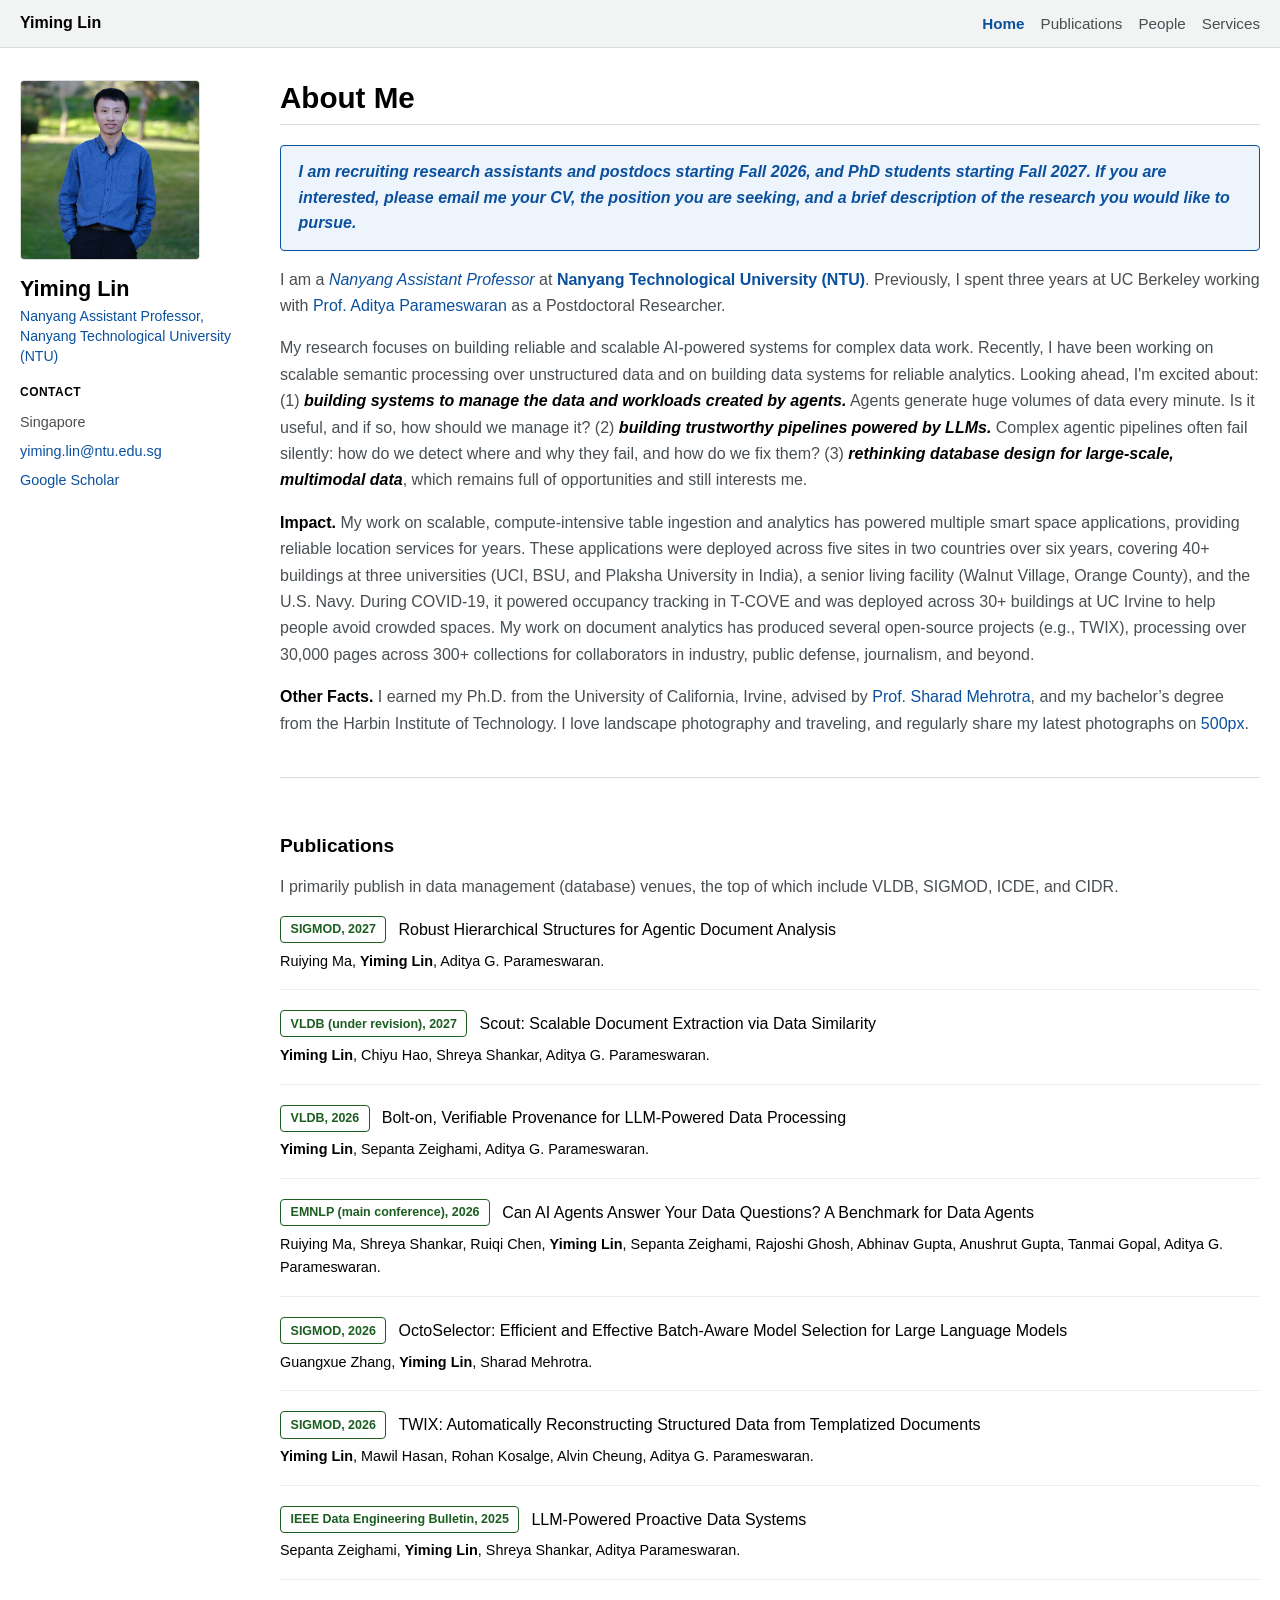
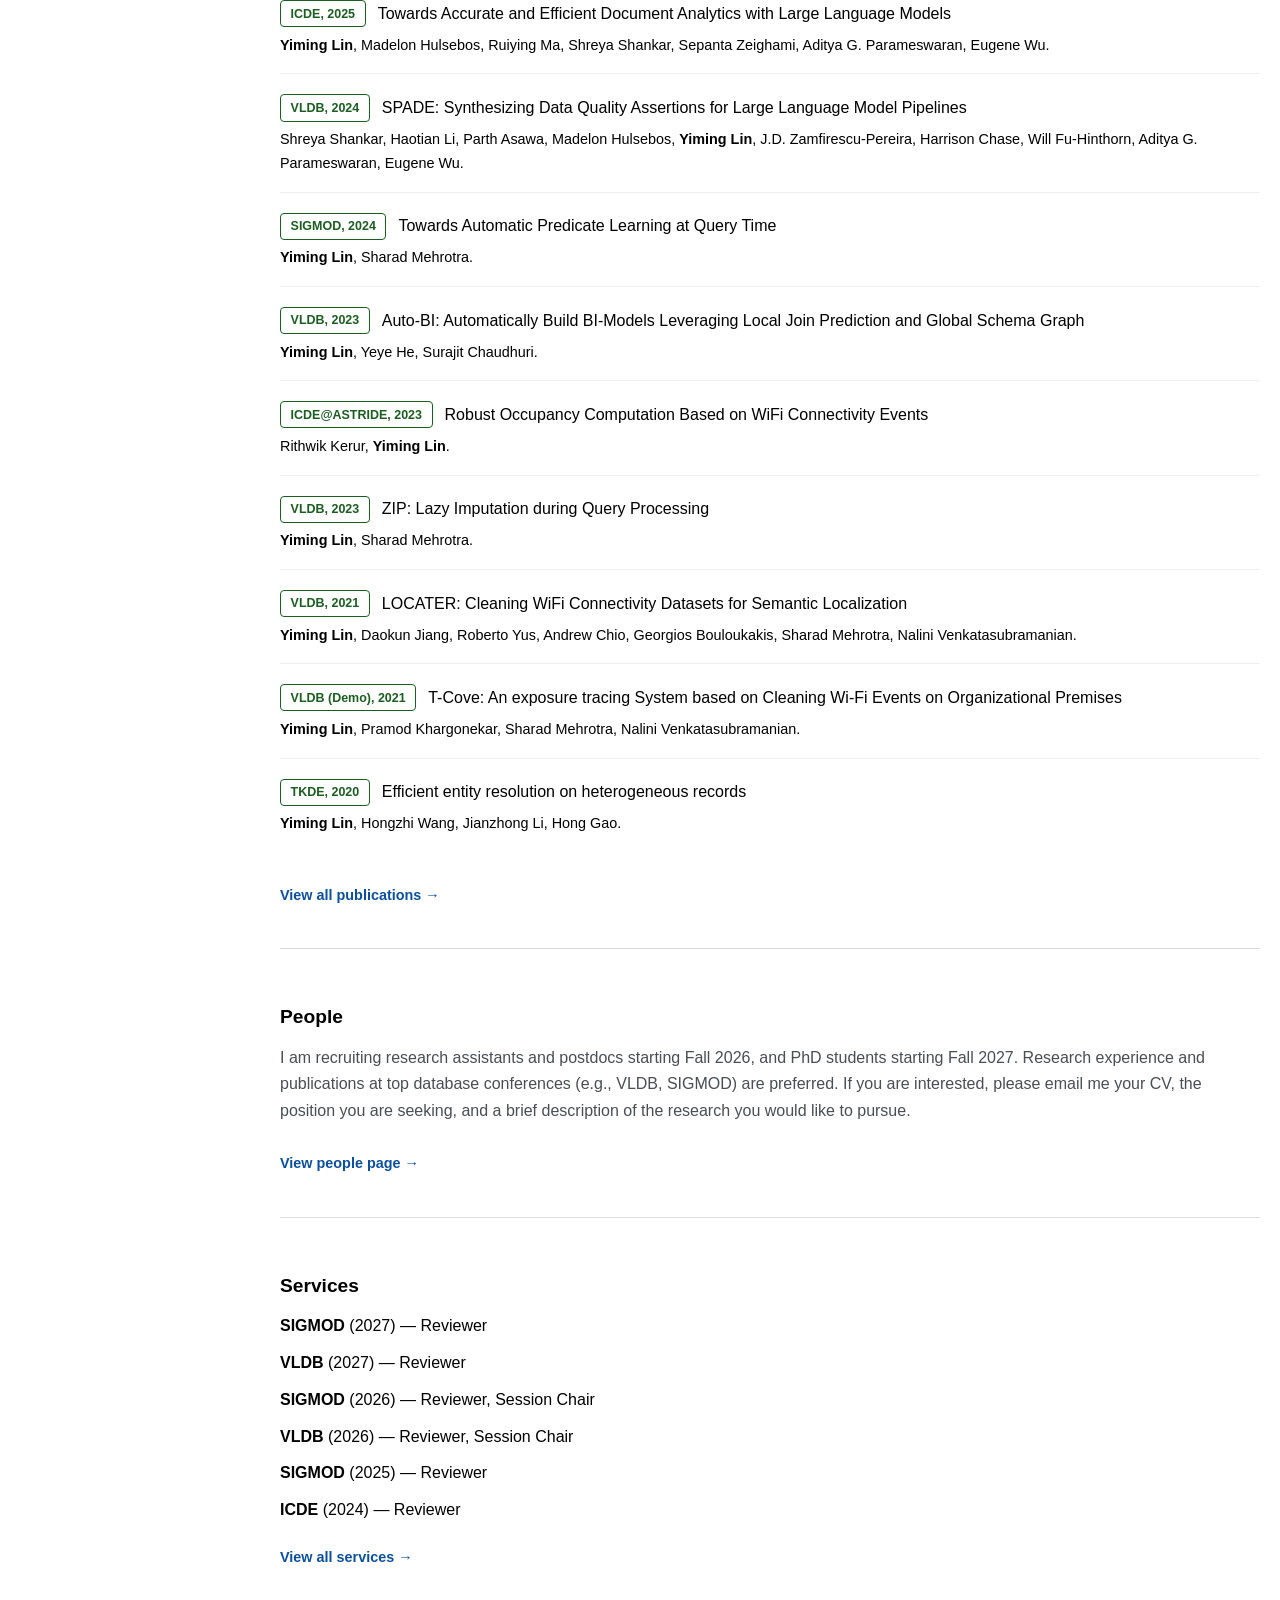
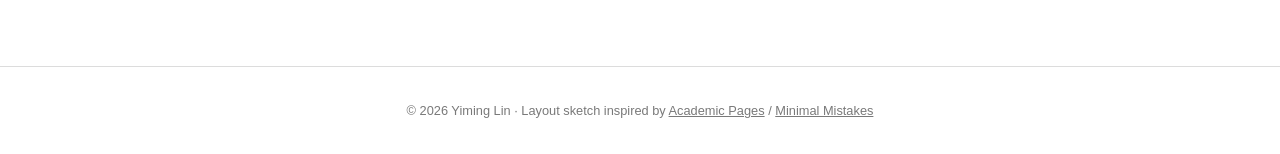
<file: index.html>
<!DOCTYPE html>
<html lang="en">
<head>
  <meta charset="utf-8">
  <meta name="viewport" content="width=device-width, initial-scale=1">
  <title>Yiming Lin</title>
  <link rel="stylesheet" href="css/main.css?v=20">
  <script async src="https://www.googletagmanager.com/gtag/js?id=G-BQ97MB77VT"></script>
  <script>
    window.dataLayer = window.dataLayer || [];
    function gtag(){dataLayer.push(arguments);}
    gtag('js', new Date());
    gtag('config', 'G-BQ97MB77VT');
  </script>
</head>
<body>
  <header class="masthead">
    <div class="masthead__inner">
      <h1 class="masthead__title"><a href="index.html">Yiming Lin</a></h1>
      <nav aria-label="Primary">
        <ul class="site-nav">
          <li><a href="index.html" class="is-active">Home</a></li>
          <li><a href="publications.html">Publications</a></li>
          <li><a href="people.html">People</a></li>
          <li><a href="services.html">Services</a></li>
        </ul>
      </nav>
    </div>
  </header>

  <div class="page">
    <aside class="sidebar" aria-label="Profile">
      <img id="me-photo" class="sidebar__photo" src="data/yiming.png" alt="" width="180" height="180" loading="lazy" decoding="async">
      <h2 id="me-name" class="sidebar__name">Yiming Lin</h2>
      <p id="me-role" class="sidebar__role"></p>
      <p id="me-role-incoming" class="sidebar__role-incoming"></p>

      <h3 class="sidebar__section-title">Contact</h3>
      <ul id="me-contact"></ul>
    </aside>

    <main class="main">
      <h1 class="doc-title">About Me</h1>
      <div id="about-main" aria-live="polite">
        <p class="placeholder-note">Loading…</p>
      </div>

      <!-- Publications Preview -->
      <div id="preview-publications" class="preview-section" aria-label="Publications preview">
        <h2 class="preview-section__title"><a href="publications.html">Publications</a></h2>
        <p>I primarily publish in data management (database) venues, the top of which include VLDB, SIGMOD, ICDE, and CIDR.</p>
        <ul class="pub-list" id="preview-pub-list"></ul>
        <a class="preview-section__viewall" href="publications.html">View all publications →</a>
      </div>

      <!-- People Preview -->
      <div id="preview-people" class="preview-section" aria-label="People preview">
        <h2 class="preview-section__title"><a href="people.html">People</a></h2>
        <div id="preview-people-content"></div>
        <a class="preview-section__viewall" href="people.html">View people page →</a>
      </div>

      <!-- Services Preview -->
      <div id="preview-services" class="preview-section" aria-label="Services preview">
        <h2 class="preview-section__title"><a href="services.html">Services</a></h2>
        <ul class="service-pc-list" id="preview-service-list"></ul>
        <a class="preview-section__viewall" href="services.html">View all services →</a>
      </div>
    </main>
  </div>

  <footer class="site-footer">
    <p>
      © <span id="year"></span> <span id="footer-name">Yiming Lin</span> ·
      Layout sketch inspired by <a href="https://academicpages.github.io/">Academic Pages</a> /
      <a href="https://mmistakes.github.io/minimal-mistakes/">Minimal Mistakes</a>
    </p>
  </footer>
  <script>
    document.getElementById('year').textContent = new Date().getFullYear();
  </script>
  <script src="js/me.js?v=6"></script>
</body>
</html>
</file>
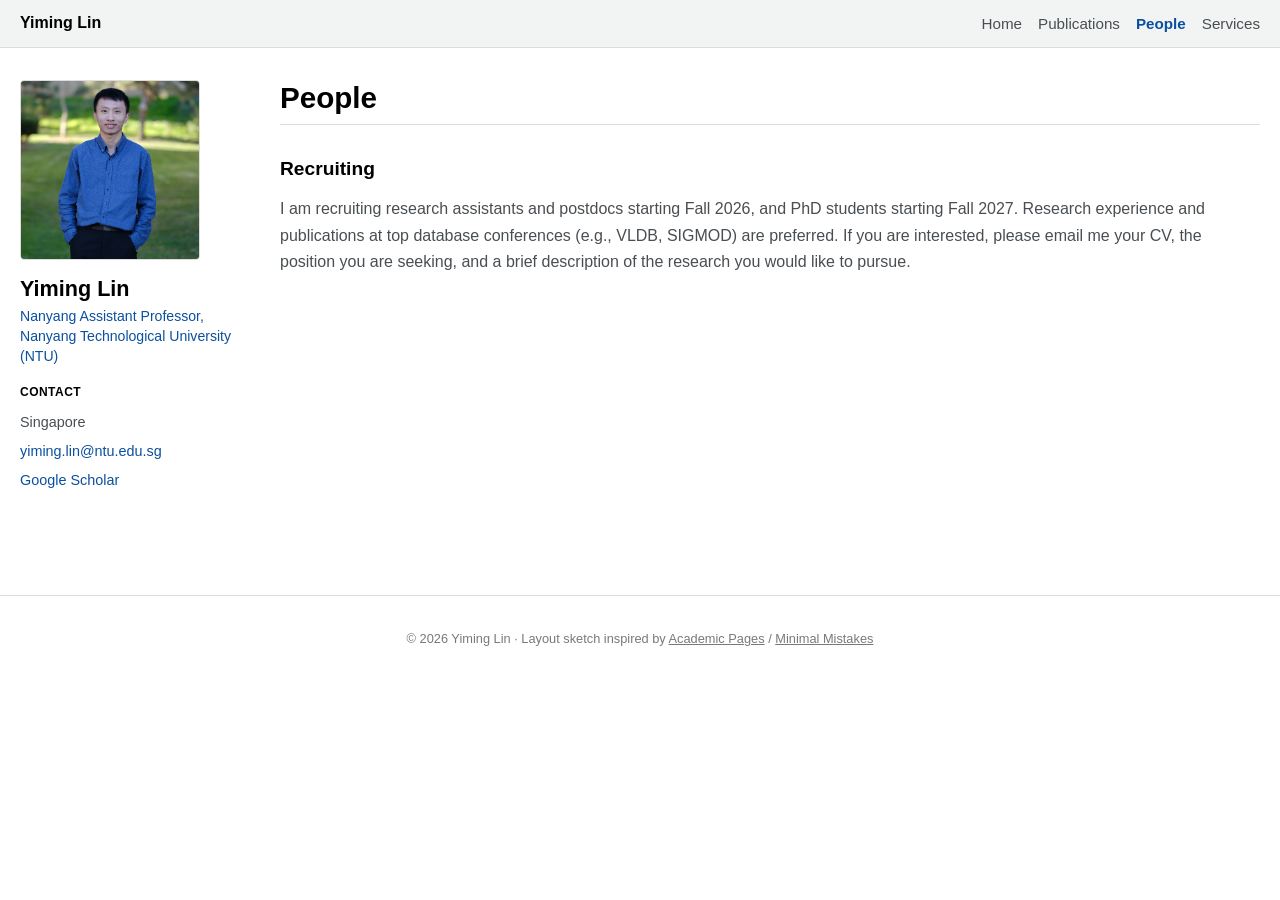
<file: people.html>
<!DOCTYPE html>
<html lang="en">
<head>
  <meta charset="utf-8">
  <meta name="viewport" content="width=device-width, initial-scale=1">
  <title>People · Yiming Lin</title>
  <link rel="stylesheet" href="css/main.css?v=20">
  <script async src="https://www.googletagmanager.com/gtag/js?id=G-BQ97MB77VT"></script>
  <script>
    window.dataLayer = window.dataLayer || [];
    function gtag(){dataLayer.push(arguments);}
    gtag('js', new Date());
    gtag('config', 'G-BQ97MB77VT');
  </script>
</head>
<body>
  <header class="masthead">
    <div class="masthead__inner">
      <h1 class="masthead__title"><a href="index.html">Yiming Lin</a></h1>
      <nav aria-label="Primary">
        <ul class="site-nav">
          <li><a href="index.html">Home</a></li>
          <li><a href="publications.html">Publications</a></li>
          <li><a href="people.html" class="is-active">People</a></li>
          <li><a href="services.html">Services</a></li>
        </ul>
      </nav>
    </div>
  </header>

  <div class="page">
    <aside class="sidebar" aria-label="Profile">
      <img id="me-photo" class="sidebar__photo" src="data/yiming.png" alt="" width="180" height="180" loading="lazy" decoding="async">
      <h2 id="me-name" class="sidebar__name">Yiming Lin</h2>
      <p id="me-role" class="sidebar__role"></p>
      <p id="me-role-incoming" class="sidebar__role-incoming"></p>
      <h3 class="sidebar__section-title">Contact</h3>
      <ul id="me-contact"></ul>
    </aside>

    <main class="main">
      <h1 class="doc-title">People</h1>

      <h2>Recruiting</h2>
      <p>I am recruiting research assistants and postdocs starting Fall 2026, and PhD students starting Fall 2027. Research experience and publications at top database conferences (e.g., VLDB, SIGMOD) are preferred. If you are interested, please email me your CV, the position you are seeking, and a brief description of the research you would like to pursue.</p>
    </main>
  </div>

  <footer class="site-footer">
    <p>
      © <span id="year"></span> <span id="footer-name">Yiming Lin</span> ·
      Layout sketch inspired by <a href="https://academicpages.github.io/">Academic Pages</a> /
      <a href="https://mmistakes.github.io/minimal-mistakes/">Minimal Mistakes</a>
    </p>
  </footer>
  <script>document.getElementById('year').textContent = new Date().getFullYear();</script>
  <script src="js/me.js?v=6"></script>
</body>
</html>
</file>
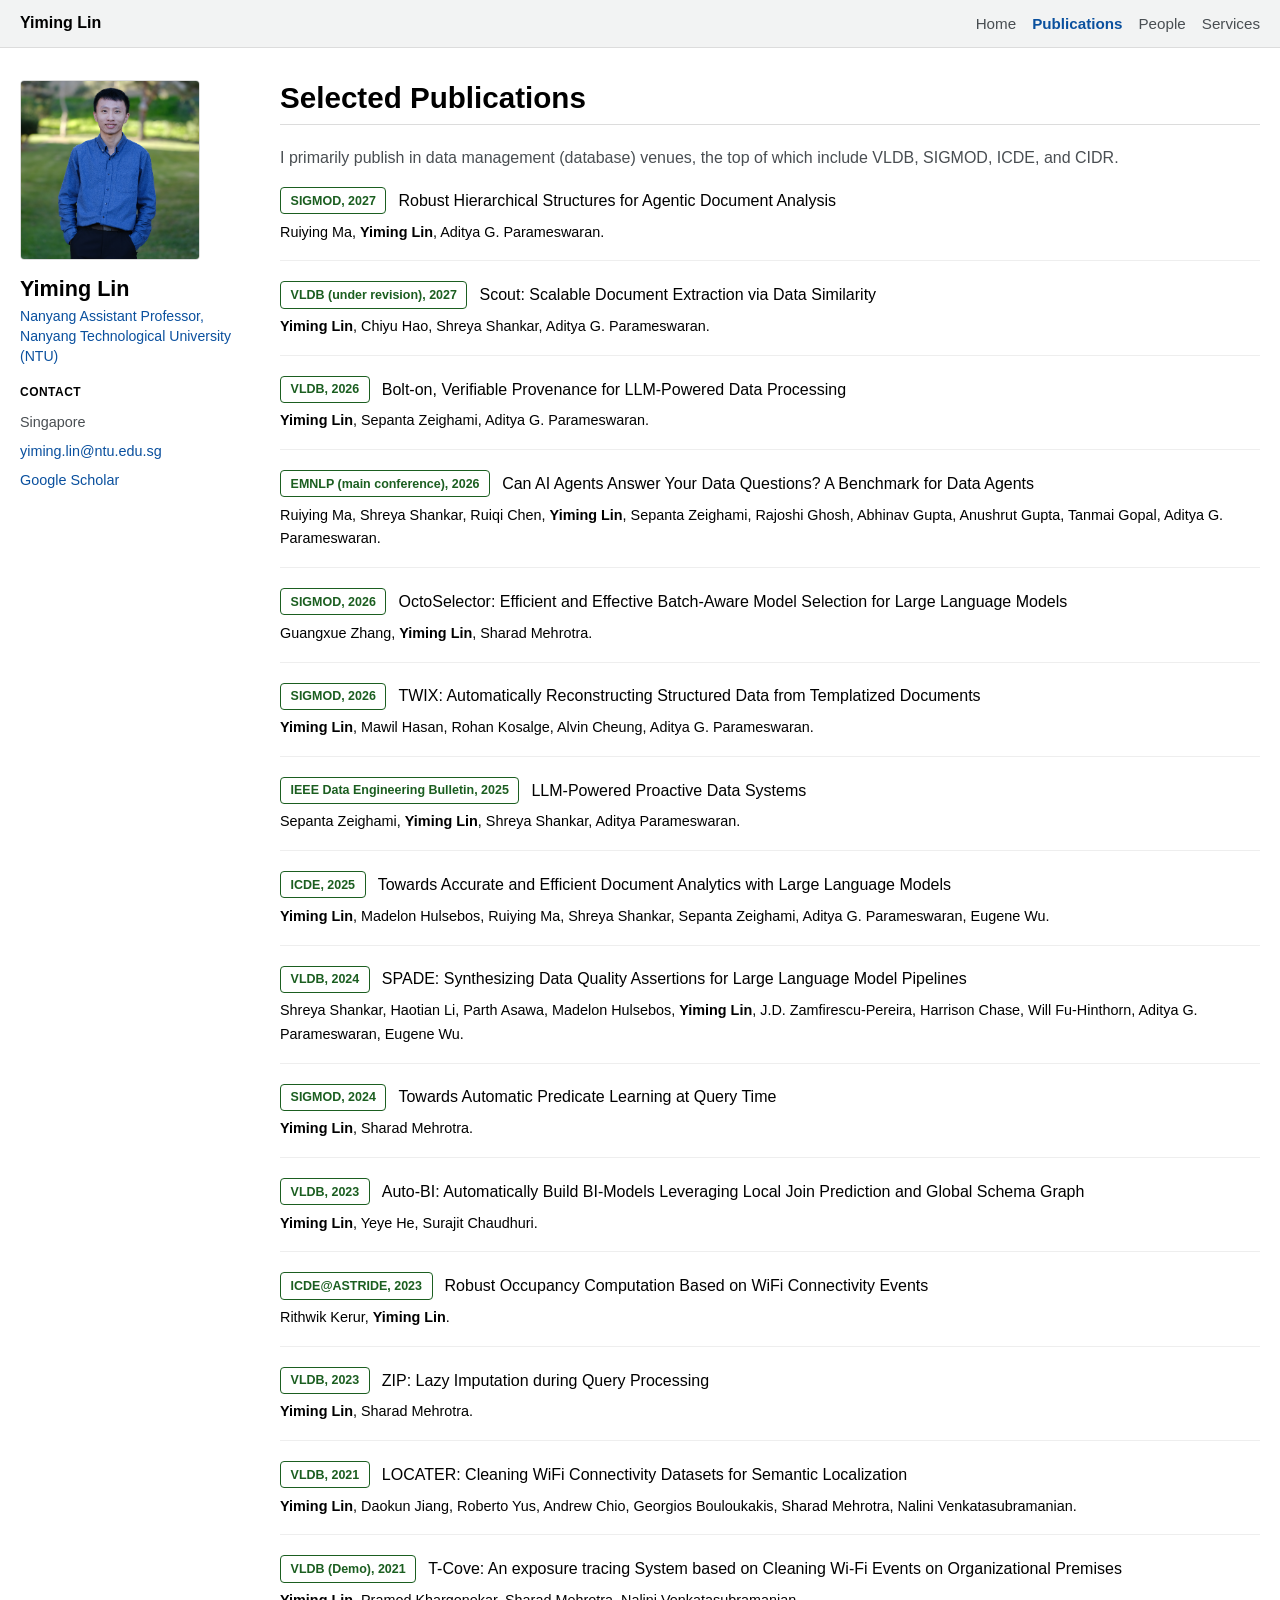
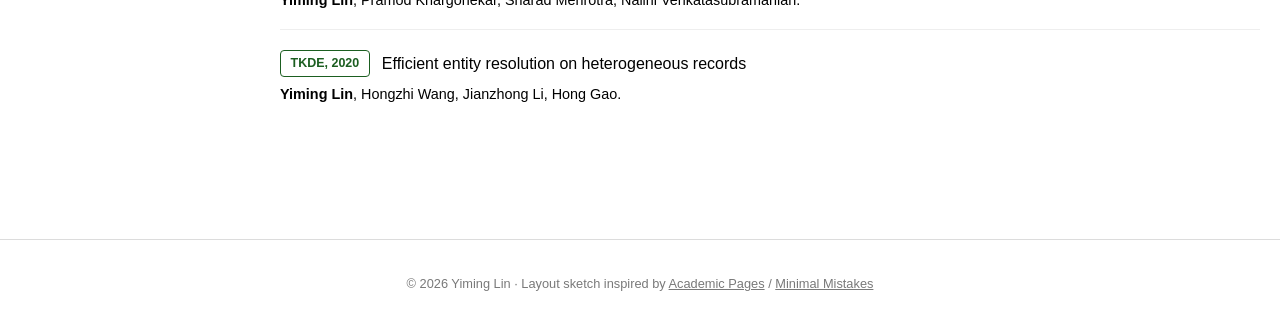
<file: publications.html>
<!DOCTYPE html>
<html lang="en">
<head>
  <meta charset="utf-8">
  <meta name="viewport" content="width=device-width, initial-scale=1">
  <title>Selected Publications · Yiming Lin</title>
  <link rel="stylesheet" href="css/main.css?v=20">
  <script async src="https://www.googletagmanager.com/gtag/js?id=G-BQ97MB77VT"></script>
  <script>
    window.dataLayer = window.dataLayer || [];
    function gtag(){dataLayer.push(arguments);}
    gtag('js', new Date());
    gtag('config', 'G-BQ97MB77VT');
  </script>
</head>
<body>
  <header class="masthead">
    <div class="masthead__inner">
      <h1 class="masthead__title"><a href="index.html">Yiming Lin</a></h1>
      <nav aria-label="Primary">
        <ul class="site-nav">
          <li><a href="index.html">Home</a></li>
          <li><a href="publications.html" class="is-active">Publications</a></li>
          <li><a href="people.html">People</a></li>
          <li><a href="services.html">Services</a></li>
        </ul>
      </nav>
    </div>
  </header>

  <div class="page">
    <aside class="sidebar" aria-label="Profile">
      <img id="me-photo" class="sidebar__photo" src="data/yiming.png" alt="" width="180" height="180" loading="lazy" decoding="async">
      <h2 id="me-name" class="sidebar__name">Yiming Lin</h2>
      <p id="me-role" class="sidebar__role"></p>
      <p id="me-role-incoming" class="sidebar__role-incoming"></p>
      <h3 class="sidebar__section-title">Contact</h3>
      <ul id="me-contact"></ul>
    </aside>

    <main class="main">
      <h1 class="doc-title">Selected Publications</h1>
      <p>I primarily publish in data management (database) venues, the top of which include VLDB, SIGMOD, ICDE, and CIDR.</p>

      <ul class="pub-list" id="pub-list" aria-live="polite">
        <li><p class="placeholder-note">Loading publications…</p></li>
      </ul>
    </main>
  </div>

  <footer class="site-footer">
    <p>
      © <span id="year"></span> <span id="footer-name">Yiming Lin</span> ·
      Layout sketch inspired by <a href="https://academicpages.github.io/">Academic Pages</a> /
      <a href="https://mmistakes.github.io/minimal-mistakes/">Minimal Mistakes</a>
    </p>
  </footer>
  <script>document.getElementById('year').textContent = new Date().getFullYear();</script>
  <script src="js/me.js?v=6"></script>
  <script src="js/publications.js?v=5"></script>
</body>
</html>
</file>
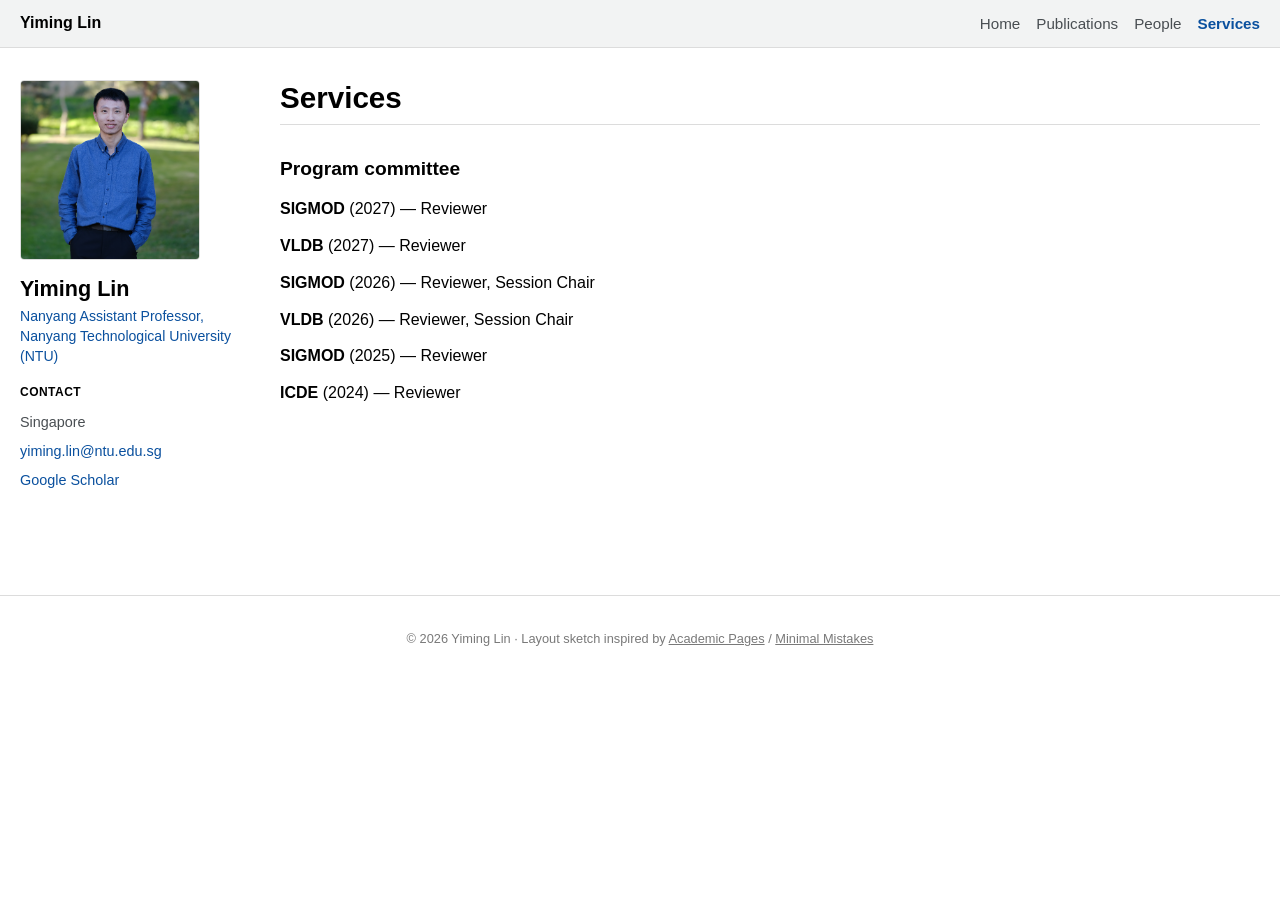
<file: services.html>
<!DOCTYPE html>
<html lang="en">
<head>
  <meta charset="utf-8">
  <meta name="viewport" content="width=device-width, initial-scale=1">
  <title>Services · Yiming Lin</title>
  <link rel="stylesheet" href="css/main.css?v=20">
  <script async src="https://www.googletagmanager.com/gtag/js?id=G-BQ97MB77VT"></script>
  <script>
    window.dataLayer = window.dataLayer || [];
    function gtag(){dataLayer.push(arguments);}
    gtag('js', new Date());
    gtag('config', 'G-BQ97MB77VT');
  </script>
</head>
<body>
  <header class="masthead">
    <div class="masthead__inner">
      <h1 class="masthead__title"><a href="index.html">Yiming Lin</a></h1>
      <nav aria-label="Primary">
        <ul class="site-nav">
          <li><a href="index.html">Home</a></li>
          <li><a href="publications.html">Publications</a></li>
          <li><a href="people.html">People</a></li>
          <li><a href="services.html" class="is-active">Services</a></li>
        </ul>
      </nav>
    </div>
  </header>

  <div class="page">
    <aside class="sidebar" aria-label="Profile">
      <img id="me-photo" class="sidebar__photo" src="data/yiming.png" alt="" width="180" height="180" loading="lazy" decoding="async">
      <h2 id="me-name" class="sidebar__name">Yiming Lin</h2>
      <p id="me-role" class="sidebar__role"></p>
      <p id="me-role-incoming" class="sidebar__role-incoming"></p>
      <h3 class="sidebar__section-title">Contact</h3>
      <ul id="me-contact"></ul>
    </aside>

    <main class="main">
      <h1 class="doc-title">Services</h1>

      <h2>Program committee</h2>
      <ul id="service-pc-list" class="service-pc-list" aria-live="polite">
        <li><p class="placeholder-note">Loading…</p></li>
      </ul>
    </main>
  </div>

  <footer class="site-footer">
    <p>
      © <span id="year"></span> <span id="footer-name">Yiming Lin</span> ·
      Layout sketch inspired by <a href="https://academicpages.github.io/">Academic Pages</a> /
      <a href="https://mmistakes.github.io/minimal-mistakes/">Minimal Mistakes</a>
    </p>
  </footer>
  <script>document.getElementById('year').textContent = new Date().getFullYear();</script>
  <script src="js/me.js?v=6"></script>
  <script src="js/services.js?v=1"></script>
</body>
</html>
</file>
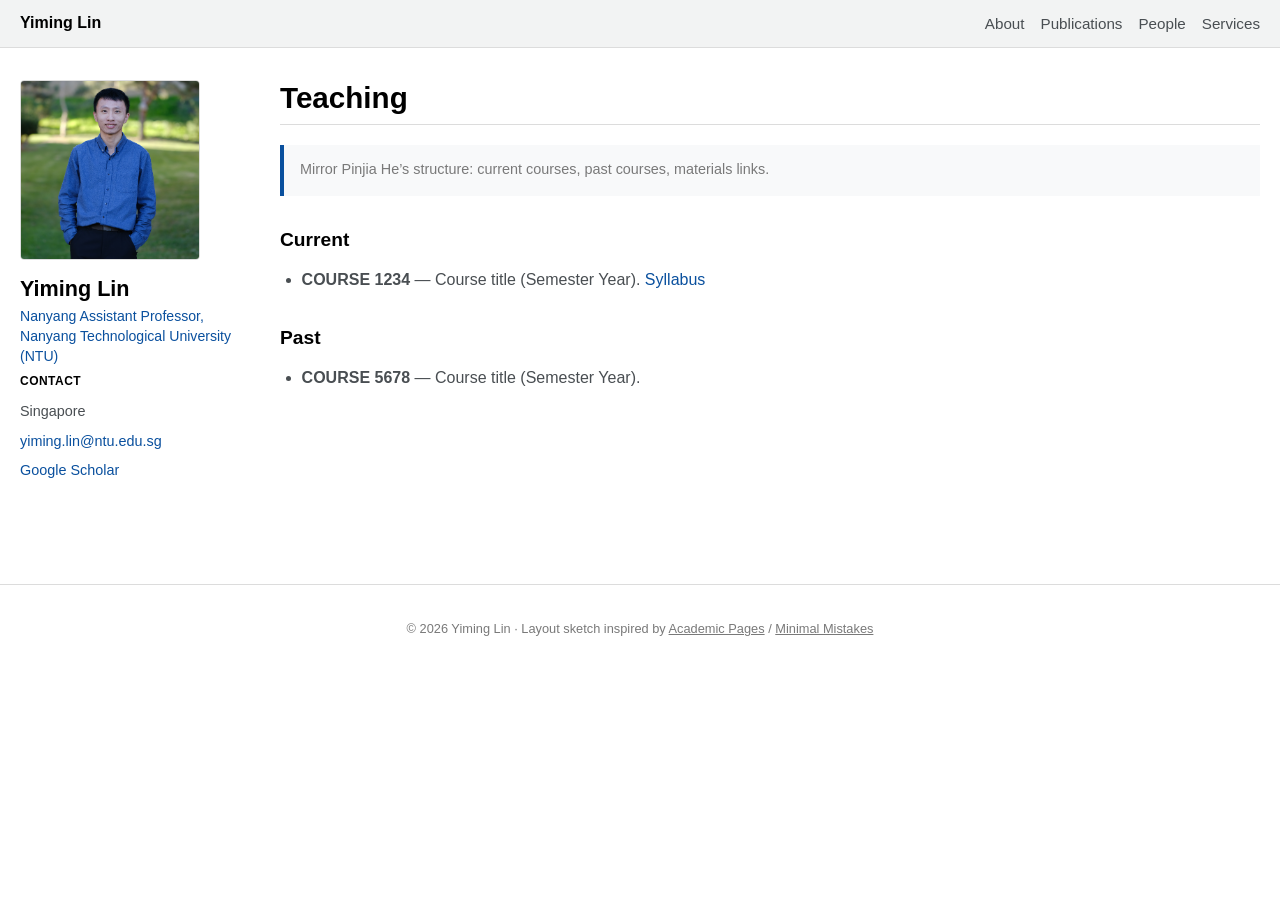
<file: teaching.html>
<!DOCTYPE html>
<html lang="en">
<head>
  <meta charset="utf-8">
  <meta name="viewport" content="width=device-width, initial-scale=1">
  <title>Teaching · Yiming Lin</title>
  <link rel="stylesheet" href="css/main.css?v=20">
  <script async src="https://www.googletagmanager.com/gtag/js?id=G-BQ97MB77VT"></script>
  <script>
    window.dataLayer = window.dataLayer || [];
    function gtag(){dataLayer.push(arguments);}
    gtag('js', new Date());
    gtag('config', 'G-BQ97MB77VT');
  </script>
</head>
<body>
  <header class="masthead">
    <div class="masthead__inner">
      <h1 class="masthead__title"><a href="index.html">Yiming Lin</a></h1>
      <nav aria-label="Primary">
        <ul class="site-nav">
          <li><a href="index.html">About</a></li>
          <li><a href="publications.html">Publications</a></li>
          <li><a href="people.html">People</a></li>
          <li><a href="services.html">Services</a></li>
        </ul>
      </nav>
    </div>
  </header>

  <div class="page">
    <aside class="sidebar" aria-label="Profile">
      <img id="me-photo" class="sidebar__photo" src="data/yiming.png" alt="" width="180" height="180" loading="lazy" decoding="async">
      <h2 id="me-name" class="sidebar__name">Yiming Lin</h2>
      <p id="me-role" class="sidebar__role"></p>
      <h3 class="sidebar__section-title">Contact</h3>
      <ul id="me-contact"></ul>
    </aside>

    <main class="main">
      <h1 class="doc-title">Teaching</h1>
      <p class="placeholder-note">Mirror Pinjia He’s structure: current courses, past courses, materials links.</p>

      <h2>Current</h2>
      <ul>
        <li><strong>COURSE 1234</strong> — Course title (Semester Year). <a href="#">Syllabus</a></li>
      </ul>

      <h2>Past</h2>
      <ul>
        <li><strong>COURSE 5678</strong> — Course title (Semester Year).</li>
      </ul>
    </main>
  </div>

  <footer class="site-footer">
    <p>
      © <span id="year"></span> <span id="footer-name">Yiming Lin</span> ·
      Layout sketch inspired by <a href="https://academicpages.github.io/">Academic Pages</a> /
      <a href="https://mmistakes.github.io/minimal-mistakes/">Minimal Mistakes</a>
    </p>
  </footer>
  <script>document.getElementById('year').textContent = new Date().getFullYear();</script>
  <script src="js/me.js?v=6"></script>
</body>
</html>
</file>
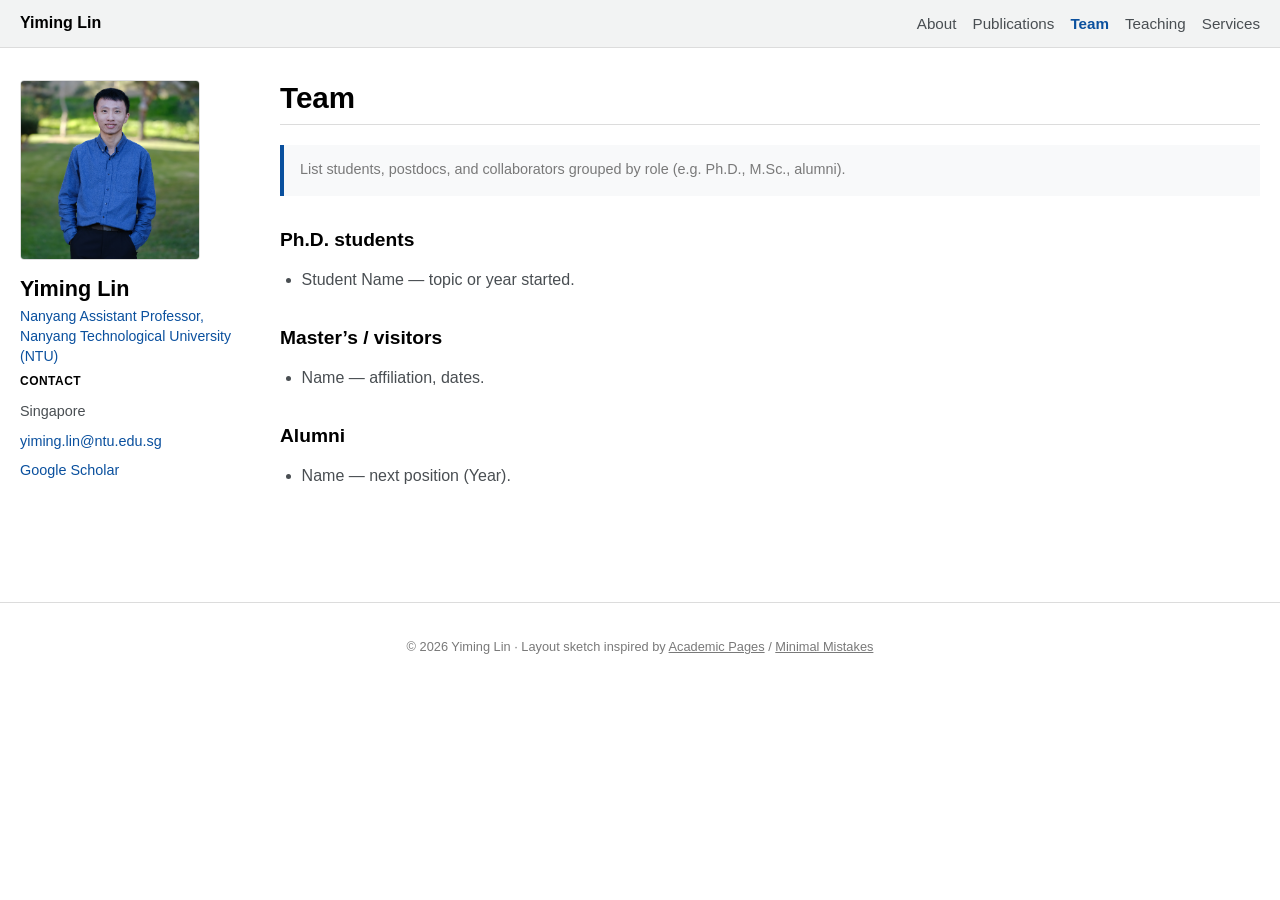
<file: team.html>
<!DOCTYPE html>
<html lang="en">
<head>
  <meta charset="utf-8">
  <meta name="viewport" content="width=device-width, initial-scale=1">
  <title>Team · Yiming Lin</title>
  <link rel="stylesheet" href="css/main.css?v=7">
</head>
<body>
  <header class="masthead">
    <div class="masthead__inner">
      <h1 class="masthead__title"><a href="index.html">Yiming Lin</a></h1>
      <nav aria-label="Primary">
        <ul class="site-nav">
          <li><a href="index.html">About</a></li>
          <li><a href="publications.html">Publications</a></li>
          <li><a href="team.html" class="is-active">Team</a></li>
          <li><a href="teaching.html">Teaching</a></li>
          <li><a href="services.html">Services</a></li>
        </ul>
      </nav>
    </div>
  </header>

  <div class="page">
    <aside class="sidebar" aria-label="Profile">
      <img id="me-photo" class="sidebar__photo" src="data/yiming.png" alt="" width="180" height="180" loading="lazy" decoding="async">
      <h2 id="me-name" class="sidebar__name">Yiming Lin</h2>
      <p id="me-role" class="sidebar__role"></p>
      <h3 class="sidebar__section-title">Contact</h3>
      <ul id="me-contact"></ul>
    </aside>

    <main class="main">
      <h1 class="doc-title">Team</h1>
      <p class="placeholder-note">List students, postdocs, and collaborators grouped by role (e.g. Ph.D., M.Sc., alumni).</p>

      <h2>Ph.D. students</h2>
      <ul>
        <li>Student Name — topic or year started.</li>
      </ul>

      <h2>Master’s / visitors</h2>
      <ul>
        <li>Name — affiliation, dates.</li>
      </ul>

      <h2>Alumni</h2>
      <ul>
        <li>Name — next position (Year).</li>
      </ul>
    </main>
  </div>

  <footer class="site-footer">
    <p>
      © <span id="year"></span> <span id="footer-name">Yiming Lin</span> ·
      Layout sketch inspired by <a href="https://academicpages.github.io/">Academic Pages</a> /
      <a href="https://mmistakes.github.io/minimal-mistakes/">Minimal Mistakes</a>
    </p>
  </footer>
  <script>document.getElementById('year').textContent = new Date().getFullYear();</script>
  <script src="js/me.js"></script>
</body>
</html>
</file>
<file: css/main.css>
/* Academic-style layout (sketch; inspired by Minimal Mistakes / Academic Pages) */
:root {
  --text: #494e52;
  --text-heading: #000;
  --link: #0a509e;
  --link-hover: #052f5c;
  --border: #dcdcdc;
  --bg: #fff;
  --masthead-bg: #f2f3f3;
  --sidebar-muted: #797979;
  --content-max: 1280px;
}

*,
*::before,
*::after {
  box-sizing: border-box;
}

html {
  font-size: 16px;
  -webkit-text-size-adjust: 100%;
}

body {
  margin: 0;
  font-family: -apple-system, BlinkMacSystemFont, "Segoe UI", Roboto, "Helvetica Neue", Arial, sans-serif;
  color: var(--text);
  background: var(--bg);
  line-height: 1.65;
}

a {
  color: var(--link);
  text-decoration: none;
}

a:hover,
a:focus {
  color: var(--link-hover);
  text-decoration: underline;
}

/* Masthead */
.masthead {
  background: var(--masthead-bg);
  border-bottom: 1px solid var(--border);
  position: sticky;
  top: 0;
  z-index: 100;
}

.masthead__inner {
  max-width: var(--content-max);
  margin: 0 auto;
  padding: 0.65rem 1.25rem;
  display: flex;
  flex-wrap: wrap;
  align-items: center;
  justify-content: space-between;
  gap: 0.5rem 1rem;
}

.masthead__title {
  margin: 0;
  font-size: 1rem;
  font-weight: 700;
}

.masthead__title a {
  color: var(--text-heading);
}

.masthead__title a:hover {
  text-decoration: none;
  color: var(--link);
}

.site-nav {
  margin: 0;
  padding: 0;
  list-style: none;
  display: flex;
  flex-wrap: wrap;
  gap: 0.35rem 1rem;
  font-size: 0.95rem;
}

.site-nav a {
  color: var(--text);
  font-weight: 500;
}

.site-nav a:hover,
.site-nav a:focus {
  color: var(--link);
}

.site-nav a.is-active {
  color: var(--link);
  font-weight: 700;
}

/* Page layout */
.page {
  max-width: var(--content-max);
  margin: 0 auto;
  padding: 2rem 1.25rem 3rem;
  display: grid;
  grid-template-columns: 220px minmax(0, 1fr);
  gap: 2rem 2.5rem;
  align-items: start;
}

@media (max-width: 768px) {
  .page {
    grid-template-columns: 1fr;
    padding-top: 1.5rem;
  }
}

.sidebar {
  font-size: 0.9rem;
  position: sticky;
  top: 1rem;
}

@media (max-width: 768px) {
  .sidebar {
    position: static;
    border-bottom: 1px solid var(--border);
    padding-bottom: 1.25rem;
  }
}

.sidebar__name {
  margin: 0 0 0.15rem;
  font-size: 1.35rem;
  font-weight: 700;
  color: var(--text-heading);
  line-height: 1.25;
}

.sidebar__role {
  margin: 0 0 0.35rem;
  font-size: 0.88rem;
  color: var(--link);
  line-height: 1.45;
}

.sidebar__role-incoming {
  margin: 0 0 1rem;
  font-size: 0.88rem;
  font-weight: 600;
  color: var(--link);
  line-height: 1.45;
}

.sidebar__photo {
  display: block;
  width: 100%;
  max-width: 180px;
  aspect-ratio: 1;
  object-fit: cover;
  /* Vertical: lower % ≈ show more of upper part of photo (50% = dead center) */
  object-position: center 30%;
  border-radius: 4px;
  border: 1px solid var(--border);
  margin-bottom: 1rem;
}

.sidebar__section-title {
  margin: 1.25rem 0 0.5rem;
  font-size: 0.75rem;
  font-weight: 700;
  text-transform: uppercase;
  letter-spacing: 0.04em;
  color: var(--text-heading);
}

.sidebar__section-title:first-of-type {
  margin-top: 0;
}

.sidebar ul {
  margin: 0;
  padding: 0;
  list-style: none;
}

.sidebar li {
  margin: 0.35rem 0;
}

.sidebar a {
  word-break: break-word;
}

/* Main content */
.main {
  min-width: 0;
}

.doc-title {
  margin: 0 0 1.25rem;
  font-size: 1.85rem;
  font-weight: 700;
  color: var(--text-heading);
  line-height: 1.2;
  border-bottom: 1px solid var(--border);
  padding-bottom: 0.5rem;
}

.main h2 {
  margin: 1.75rem 0 0.75rem;
  font-size: 1.2rem;
  font-weight: 700;
  color: var(--text-heading);
}

.main h3 {
  margin: 1.25rem 0 0.5rem;
  font-size: 1.05rem;
  font-weight: 700;
  color: var(--text-heading);
}

.main p {
  margin: 0 0 1rem;
}

.main p strong {
  color: var(--text-heading);
}

.main ul:not(.pub-list):not(.service-pc-list),
.main ol {
  margin: 0 0 1rem;
  padding-left: 1.35rem;
}

.main li {
  margin: 0.35rem 0;
}

.recruiting-box {
  margin: 0.75rem 0 1rem;
  padding: 0.85rem 1.1rem;
  border: 1.5px solid #0a509e;
  border-radius: 4px;
  background: #eef4fb;
  color: #0a509e;
  font-style: italic;
  font-weight: 700;
  line-height: 1.6;
}

.placeholder-note {
  margin: 1rem 0;
  padding: 0.85rem 1rem;
  font-size: 0.9rem;
  background: #f8f9fa;
  border-left: 4px solid var(--link);
  color: var(--sidebar-muted);
}

.main ul.pub-list {
  list-style: none;
  margin: 0;
  padding: 0;
  padding-left: 0;
  padding-inline-start: 0;
}

.main ul.pub-list > li {
  display: block;
  list-style: none;
  margin: 0 0 1.25rem;
  padding: 0 0 1rem 0;
  border-bottom: 1px solid #eee;
}

.main ul.pub-list > li:last-child {
  border-bottom: none;
}

.pub-row {
  display: flex;
  gap: 0.75rem;
  align-items: stretch;
  margin-bottom: 0.4rem;
}

.pub-badge {
  flex-shrink: 0;
  display: flex;
  align-items: center;
  justify-content: center;
  background: #fff;
  color: #1b5e20;
  border: 1.5px solid #1b5e20;
  font-weight: 700;
  font-size: 0.78rem;
  line-height: 1.3;
  padding: 0 0.6rem;
  border-radius: 4px;
  text-align: center;
  box-sizing: border-box;
  white-space: nowrap;
  width: max-content;
  min-width: min-content;
}

.pub-title {
  font-weight: 400;
  color: var(--text-heading);
  flex: 1;
  min-width: 0;
}

.pub-row .pub-title {
  padding-top: 0.05rem;
}

.pub-title-link {
  color: inherit;
  text-decoration: none;
}

.pub-title-link:hover {
  text-decoration: underline;
  color: #1b5e20;
}

.pub-venue {
  font-size: 0.9rem;
  color: var(--text-heading);
}

.pub-venue strong {
  color: var(--text-heading);
  font-weight: 700;
}

.main ul.service-pc-list {
  list-style: none;
  margin: 0;
  padding: 0;
  padding-left: 0;
  padding-inline-start: 0;
}

.main ul.service-pc-list > li {
  display: block;
  margin: 0 0 0.65rem;
  padding: 0;
  color: var(--text-heading);
}

/* Footer */
.site-footer {
  margin-top: 3rem;
  padding: 1.25rem;
  border-top: 1px solid var(--border);
  font-size: 0.8rem;
  color: var(--sidebar-muted);
  text-align: center;
}

.site-footer a {
  color: var(--sidebar-muted);
  text-decoration: underline;
}

.site-footer a:hover {
  color: var(--link);
}

/* =============================================
   Scroll-reveal preview sections (index.html)
   ============================================= */

.preview-section {
  opacity: 0;
  transform: translateY(24px);
  transition: opacity 0.5s ease, transform 0.5s ease;
  margin-top: 2.5rem;
  padding-top: 1.5rem;
  border-top: 1px solid var(--border);
}

.preview-section.visible {
  opacity: 1;
  transform: translateY(0);
}

/* Staggered delay for each section */
#preview-publications { transition-delay: 0s; }
#preview-people       { transition-delay: 0.1s; }
#preview-services     { transition-delay: 0.2s; }

.preview-section__title {
  margin: 0 0 0.75rem;
  font-size: 1.35rem;
  font-weight: 700;
  color: var(--text-heading);
}

.preview-section__title a {
  color: var(--text-heading);
  text-decoration: none;
}

.preview-section__title a:hover,
.preview-section__title a:focus {
  color: var(--link);
  text-decoration: underline;
}

.preview-section__viewall {
  display: inline-block;
  margin-top: 0.75rem;
  font-size: 0.9rem;
  font-weight: 600;
  color: var(--link);
}

.preview-section__viewall:hover {
  color: var(--link-hover);
  text-decoration: underline;
}
</file>
